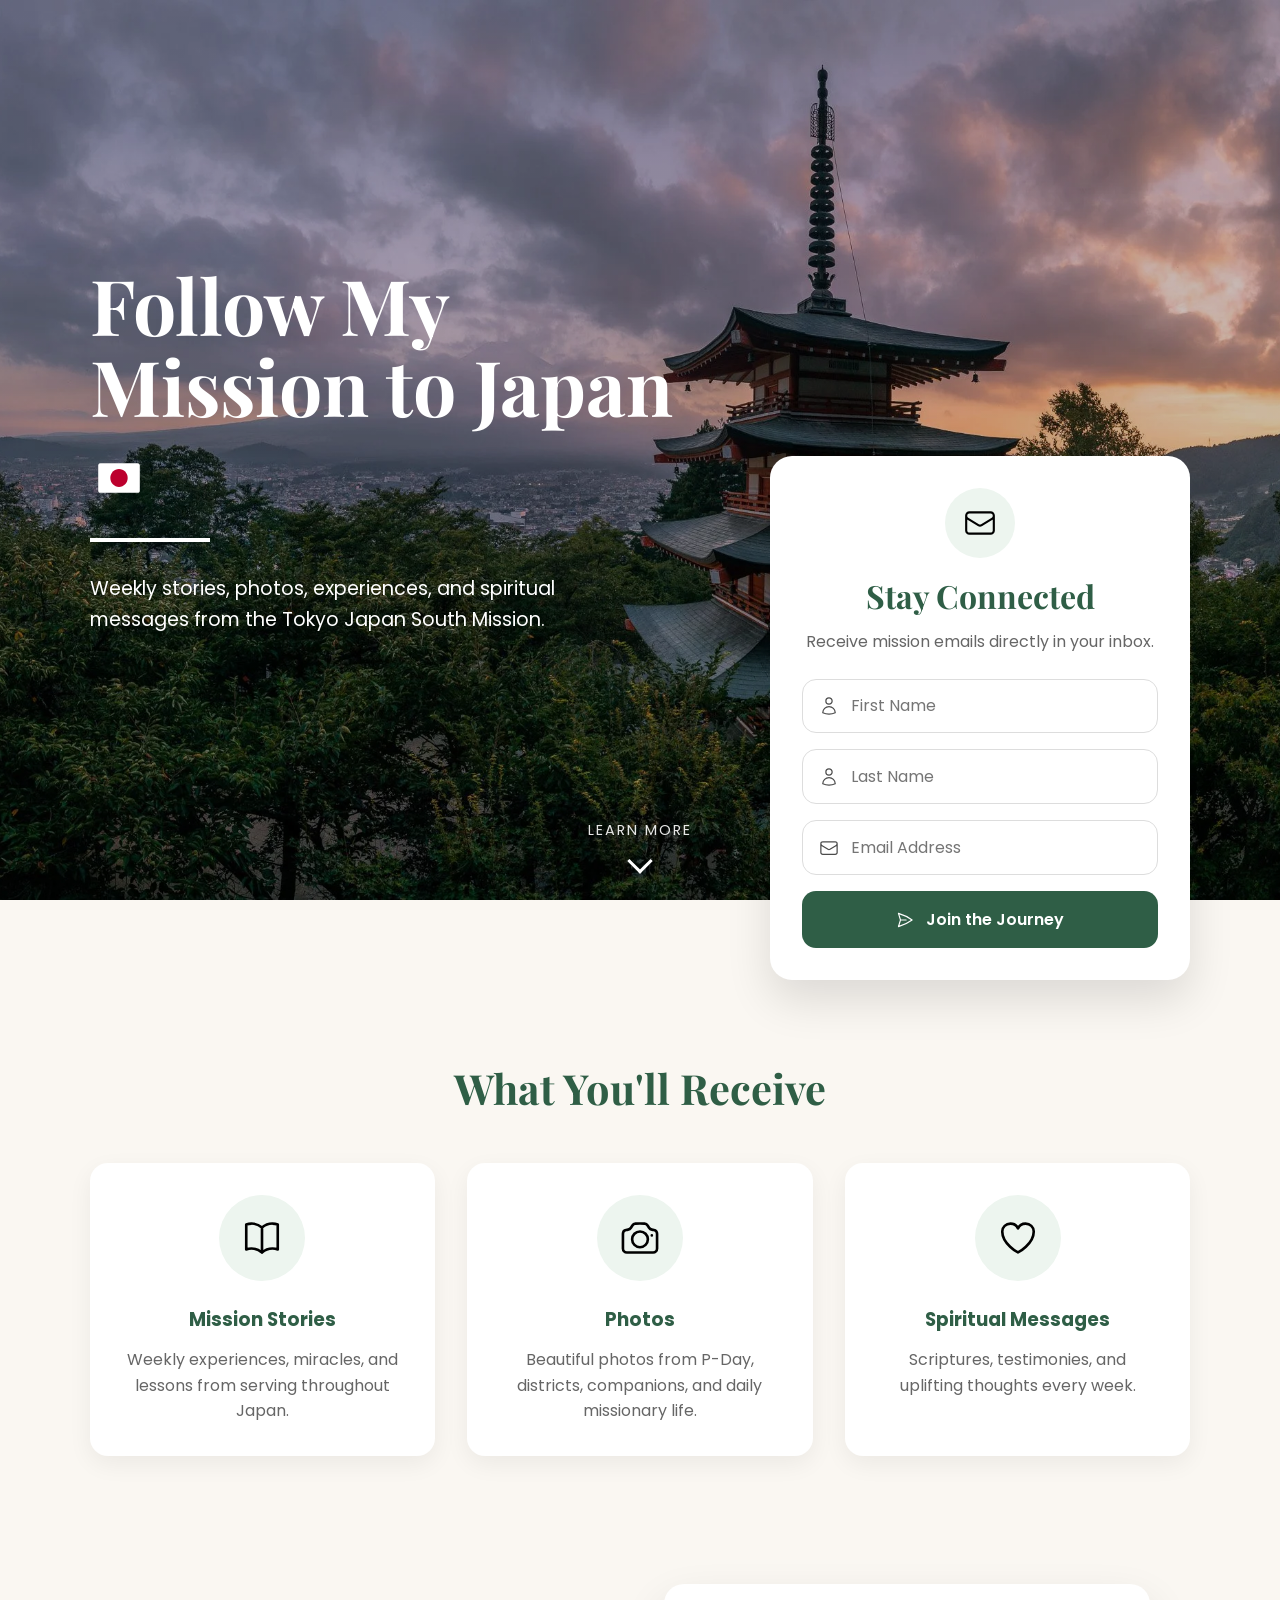
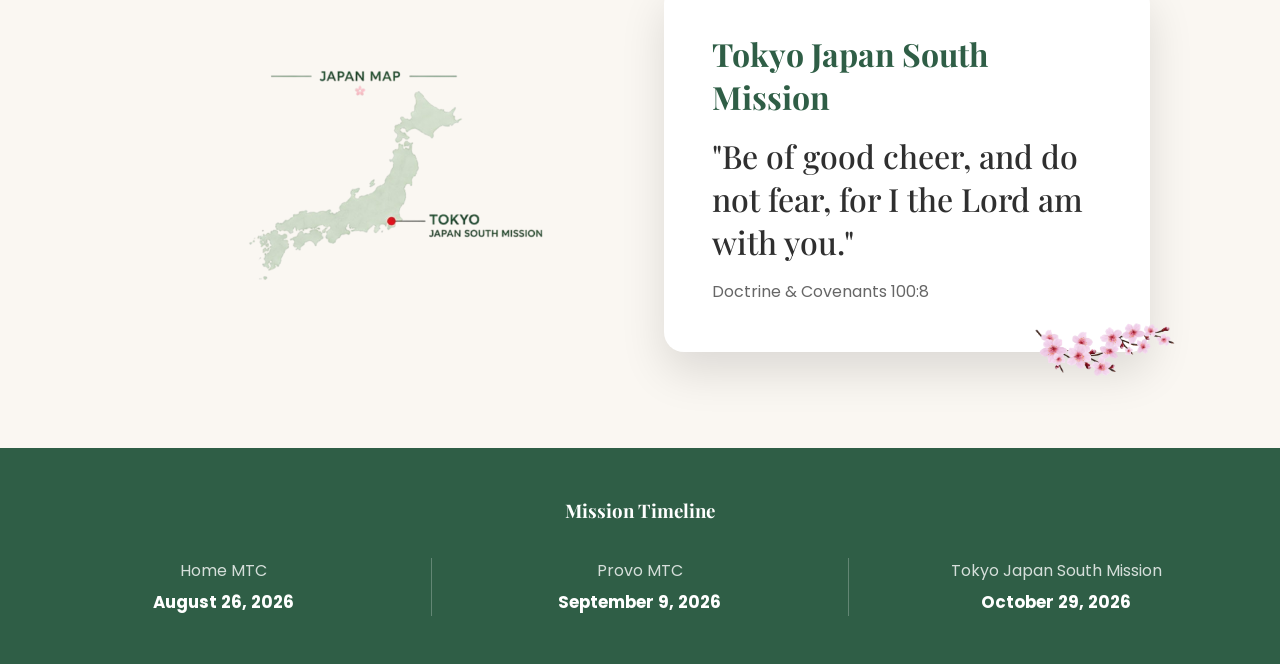
<file: index.html>
<!DOCTYPE html>
<html lang="en">

<head>

    <meta charset="UTF-8">
    <meta name="viewport" content="width=device-width, initial-scale=1.0">

    <title>Follow My Mission to Japan</title>

    <meta name="description"
        content="Follow my journey serving in the Tokyo Japan South Mission. Receive weekly stories, photos, and spiritual messages.">

    <link rel="icon" href="favicon.ico">

    <link rel="preconnect" href="https://fonts.googleapis.com">
    <link rel="preconnect" href="https://fonts.gstatic.com" crossorigin>

    <link href="https://fonts.googleapis.com/css2?family=Playfair+Display:wght@500;700&family=Poppins:wght@300;400;500;600&display=swap"
        rel="stylesheet">

    <link rel="stylesheet" href="style.css">

</head>

<body>

<main>

<!-- =======================================
HERO
======================================= -->

<section class="hero">

    <div class="hero-overlay">

        <div class="hero-content">

            <h1>

                Follow My
                <br>
                Mission to Japan

                <img
                    src="images/japan-flag.svg"
                    class="flag"
                    alt="Japan Flag">

            </h1>

            <div class="line"></div>

            <p>

                Weekly stories, photos, experiences,
                and spiritual messages from the
                Tokyo Japan South Mission.

            </p>

        </div>

    </div>

    <!-- ==========================
    SIGNUP CARD
    =========================== -->

    <aside class="signup-card">

        <div class="mail-circle">

            <img
                src="images/mail.svg"
                alt="Mail">

        </div>

        <h2>Stay Connected</h2>

        <p>

            Receive mission emails directly
            in your inbox.

        </p>

        <form
            action="https://missionary.us3.list-manage.com/subscribe/post?u=95c877de182e23d0211f5199b&amp;id=7f98137442&amp;f_id=00c032e1f0"
            method="post"
            target="_blank">

            <div class="field">

                <img src="images/user.svg" alt="">

                <input
                    type="text"
                    name="FNAME"
                    placeholder="First Name"
                    required>

            </div>

            <div class="field">

                <img src="images/user.svg" alt="">

                <input
                    type="text"
                    name="LNAME"
                    placeholder="Last Name"
                    required>

            </div>

            <div class="field">

                <img src="images/mail.svg" alt="">

                <input
                    type="email"
                    name="EMAIL"
                    placeholder="Email Address"
                    required>

            </div>

            <!-- Bot Protection -->

            <div
                style="position:absolute;left:-5000px;"
                aria-hidden="true">

                <input
                    type="text"
                    name="b_95c877de182e23d0211f5199b_7f98137442"
                    tabindex="-1"
                    value="">

            </div>

            <button type="submit">

                <img
                    src="images/send.svg"
                    alt="">

                Join the Journey

            </button>

        </form>

    </aside>

    <a href="#benefits" class="scroll-indicator" aria-label="Scroll to learn more">
    <span>Learn More</span>
    <div class="chevron"></div>
    </a>

</section>

<!-- =======================================
WHAT YOU'LL RECEIVE
======================================= -->

<section class="benefits" id="benefits">

    <h2>What You'll Receive</h2>

    <div class="benefit-grid">

        <article class="benefit">

            <div class="icon-circle">

                <img
                    src="images/book.svg"
                    alt="Book">

            </div>

            <h3>Mission Stories</h3>

            <p>

                Weekly experiences,
                miracles,
                and lessons from serving
                throughout Japan.

            </p>

        </article>

        <article class="benefit">

            <div class="icon-circle">

                <img
                    src="images/camera.svg"
                    alt="Camera">

            </div>

            <h3>Photos</h3>

            <p>

                Beautiful photos from P-Day,
                districts,
                companions,
                and daily missionary life.

            </p>

        </article>

        <article class="benefit">

            <div class="icon-circle">

                <img
                    src="images/heart.svg"
                    alt="Heart">

            </div>

            <h3>Spiritual Messages</h3>

            <p>

                Scriptures,
                testimonies,
                and uplifting thoughts
                every week.

            </p>

        </article>

    </div>

</section>

<!-- =======================================
MISSION SECTION
======================================= -->

<section class="mission">

    <div class="map">

        <img
            src="images/map.png"
            alt="Japan Map">

    </div>

    <div class="scripture-card">

        <img
            src="images/sakura.png"
            class="sakura"
            alt="Cherry Blossoms">

        <h2>

            Tokyo Japan South Mission

        </h2>

        <blockquote>

            "Be of good cheer, and do not fear, for I the Lord am with you."

        </blockquote>

        <span>

            Doctrine & Covenants 100:8

        </span>

    </div>

</section>

<!-- =======================================
FOOTER
======================================= -->

<footer>

    <h3>Mission Timeline</h3>

    <div class="timeline">

        <div class="timeline-item">
            <span>Home MTC</span>
            <strong>August 26, 2026</strong>
        </div>

        <div class="timeline-item">
            <span>Provo MTC</span>
            <strong>September 9, 2026</strong>
        </div>

        <div class="timeline-item">
            <span>Tokyo Japan South Mission</span>
            <strong>October 29, 2026</strong>
        </div>

    </div>

</footer>

</main>

<script src="script.js"></script>

</body>
</html>
</file>
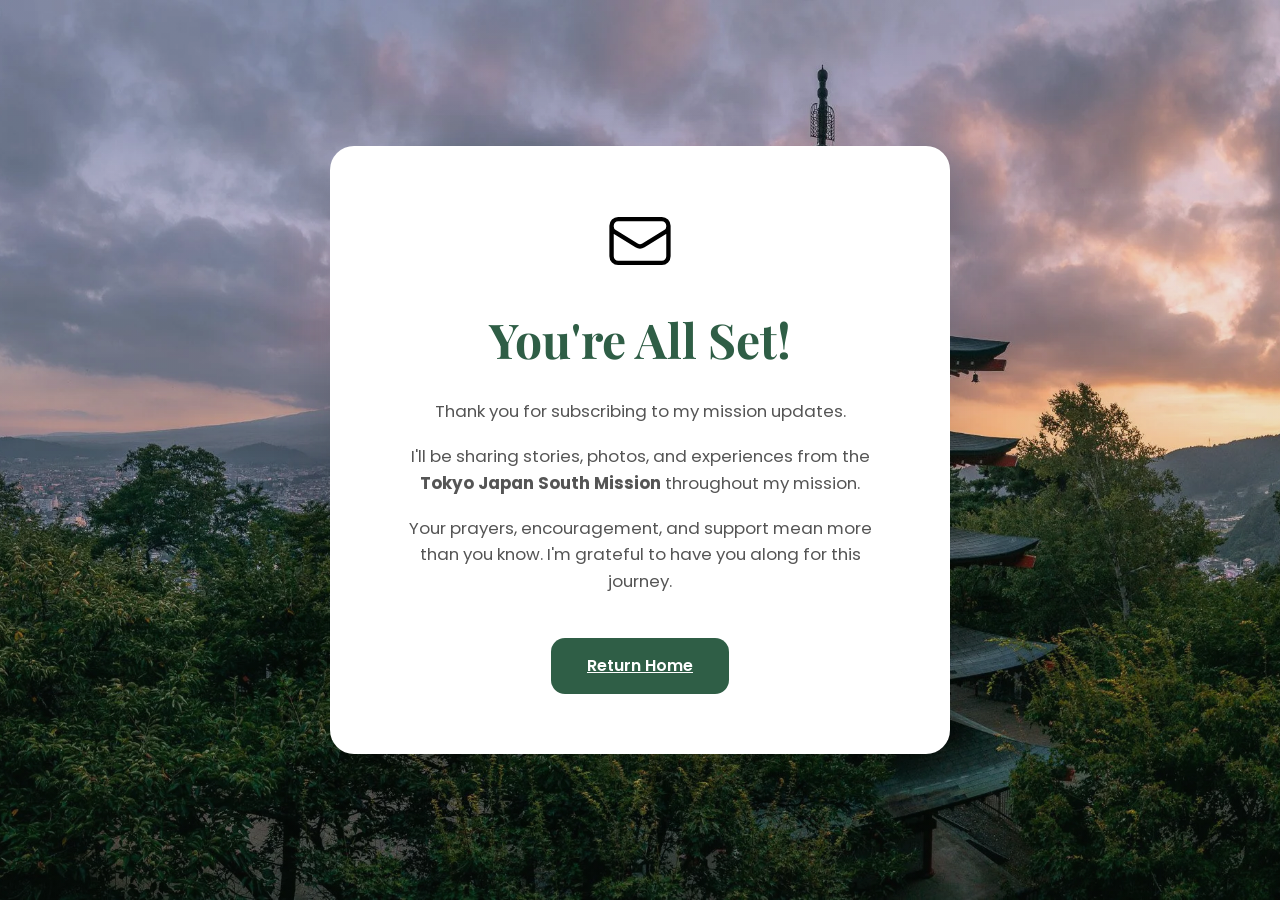
<file: thanks.html>
<!DOCTYPE html>
<html lang="en">

<head>

    <meta charset="UTF-8">
    <meta name="viewport" content="width=device-width, initial-scale=1.0">

    <title>Thank You!</title>

    <link rel="icon" href="favicon.ico">

    <link rel="preconnect" href="https://fonts.googleapis.com">
    <link rel="preconnect" href="https://fonts.gstatic.com" crossorigin>

    <link href="https://fonts.googleapis.com/css2?family=Playfair+Display:wght@700&family=Poppins:wght@300;400;500;600&display=swap"
          rel="stylesheet">

    <link rel="stylesheet" href="style.css">

</head>

<body>

<section class="thanks-page">

    <div class="thanks-card">

        <img
            src="images/mail.svg"
            alt="Mail"
            class="thanks-icon">

        <h1>You're All Set!</h1>

        <p>

            Thank you for subscribing to my mission updates.

        </p>

        <p>

            I'll be sharing stories, photos, and experiences from the
            <strong>Tokyo Japan South Mission</strong>
            throughout my mission.

        </p>

        <p>

            Your prayers, encouragement, and support mean more than you know.
            I'm grateful to have you along for this journey.

        </p>

        <a href="index.html" class="home-button">

            Return Home

        </a>

    </div>

</section>

</body>

</html>
</file>
<file: style.css>
:root{
  --green:#2f5e46;
  --green-dark:#234735;
  --cream:#faf7f2;
  --white:#fff;
  --text:#2f2f2f;
  --muted:#666;
  --shadow:0 20px 45px rgba(0,0,0,.12);
  --radius:22px;
}

*{margin:0;padding:0;box-sizing:border-box}
html{scroll-behavior:smooth}
body{
  font-family:Poppins,sans-serif;
  color:var(--text);
  background:var(--cream);
  line-height:1.6;
}
img{display:block;max-width:100%}
main{overflow:hidden}

/* HERO */
.hero{
  position:relative;
  min-height:100vh;
  background:
    linear-gradient(rgba(0,0,0,.25),rgba(0,0,0,.15)),
    url("images/hero.jpg") center/cover no-repeat;
  display:flex;
  align-items:center;
  padding:4rem 7%;
}
.hero-overlay{width:100%;max-width:1200px;margin:0 auto}
.hero-content{max-width:600px;color:#fff}
.hero-content h1{
  font:700 clamp(3rem,6vw,5.2rem) "Playfair Display",serif;
  line-height:1.05;
}
.flag{display:inline-block;width:42px;vertical-align:middle;margin-left:.5rem}
.line{width:120px;height:4px;background:#fff;margin:2rem 0}
.hero-content p{font-size:1.2rem;max-width:500px}

/* Scroll Indicator */

.scroll-indicator{
    position:absolute;
    left:50%;
    bottom:30px;
    transform:translateX(-50%);
    text-decoration:none;
    color:white;
    display:flex;
    flex-direction:column;
    align-items:center;
    gap:10px;
    z-index:10;
}

.scroll-indicator span{
    font-size:.9rem;
    letter-spacing:2px;
    text-transform:uppercase;
    opacity:.9;
}

.chevron{
    width:18px;
    height:18px;
    border-right:3px solid white;
    border-bottom:3px solid white;
    transform:rotate(45deg);
    animation:bounce 2s infinite;
}

@keyframes bounce{

    0%,20%,50%,80%,100%{
        transform:rotate(45deg) translate(0,0);
    }

    40%{
        transform:rotate(45deg) translate(8px,8px);
    }

    60%{
        transform:rotate(45deg) translate(4px,4px);
    }

}

.signup-card{
  position:absolute;
  right:7%;
  bottom:-80px;
  width:min(420px,90vw);
  background:#fff;
  border-radius:var(--radius);
  padding:2rem;
  box-shadow:var(--shadow);
}
.mail-circle{
  width:70px;height:70px;border-radius:50%;
  background:#edf5ef;margin:0 auto 1rem;
  display:flex;align-items:center;justify-content:center;
}
.mail-circle img{width:34px}
.signup-card h2{
  text-align:center;
  font:700 2rem "Playfair Display",serif;
  color:var(--green);
}
.signup-card>p{text-align:center;color:var(--muted);margin:.75rem 0 1.5rem}

.field{
  display:flex;align-items:center;
  border:1px solid #ddd;border-radius:14px;
  padding:.85rem 1rem;margin-bottom:1rem;
}
.field img{width:20px;opacity:.7;margin-right:.75rem}
.field input{
  border:none;outline:none;background:transparent;
  width:100%;font:inherit;
}
button{
  width:100%;border:none;border-radius:14px;
  background:var(--green);color:#fff;
  padding:1rem;font:600 1rem Poppins,sans-serif;
  display:flex;justify-content:center;align-items:center;gap:.75rem;
  cursor:pointer;transition:.25s;
}
button img{width:18px;filter:brightness(0) invert(1)}
button:hover{background:var(--green-dark);transform:translateY(-2px)}

/* BENEFITS */
.benefits{
    padding:10rem 7% 6rem;
    text-align:center;
}
.benefits h2{
  font:700 2.6rem "Playfair Display",serif;
  color:var(--green);
  margin-bottom:3rem;
}
.benefit-grid{
  max-width:1200px;margin:auto;
  display:grid;
  grid-template-columns:repeat(3,1fr);
  gap:2rem;
}
.benefit{
  background:#fff;padding:2rem;border-radius:18px;
  box-shadow:0 8px 24px rgba(0,0,0,.06);
  transition:.25s;
}
.benefit:hover{transform:translateY(-8px)}
.icon-circle{
  width:86px;height:86px;margin:0 auto 1.5rem;
  border-radius:50%;background:#edf5ef;
  display:flex;align-items:center;justify-content:center;
}
.icon-circle img{width:42px;height:42px}
.benefit h3{margin-bottom:.75rem;color:var(--green)}
.benefit p{color:var(--muted)}

/* Mission */
.mission{
  max-width:1200px;
  margin:2rem auto 6rem;
  padding:0 7%;
  display:grid;
  grid-template-columns:1fr 1fr;
  gap:3rem;
  align-items:center;
}
.map{text-align:center}
.map img{max-width:360px;margin:auto}
.scripture-card{
  position:relative;
  background:#fff;
  padding:3rem;
  border-radius:20px;
  box-shadow:var(--shadow);
}
.scripture-card h2{
  font:700 2rem "Playfair Display",serif;
  color:var(--green);
  margin-bottom:1rem;
}
.scripture-card blockquote{
  font:500 2rem "Playfair Display",serif;
  margin-bottom:1rem;
}
.scripture-card span{color:var(--muted)}
.sakura{
  position:absolute;
  right:-25px;
  bottom:-25px;
  width:140px;
}

footer {
    background: var(--green);
    color: white;
    text-align: center;
    padding: 3rem 1rem;
}

footer h3 {
    font-family: "Playfair Display", serif;
    margin-bottom: 2rem;
}

.timeline {
    display: flex;
    justify-content: center;
    align-items: stretch;
    gap: 0;
    flex-wrap: wrap;
}

.timeline-item {
    flex: 1;
    min-width: 220px;
    padding: 0 2rem;
    text-align: center;
}

.timeline-item:not(:last-child) {
    border-right: 1px solid rgba(255,255,255,0.25);
}

.timeline-item span {
    display: block;
    opacity: 0.8;
    margin-bottom: .35rem;
}

.timeline-item strong {
    display: block;
    font-size: 1.05rem;
}

/* =====================================
   THANK YOU PAGE
===================================== */

.thanks-page{

    min-height:100vh;

    background:
    linear-gradient(
        rgba(47,94,70,.08),
        rgba(47,94,70,.08)
    ),
    url("images/hero.jpg");

    background-size:cover;
    background-position:center;

    display:flex;
    justify-content:center;
    align-items:center;

    padding:40px;

}

.thanks-card{

    max-width:620px;

    background:white;

    padding:60px;

    border-radius:24px;

    text-align:center;

    box-shadow:
    0 25px 60px rgba(0,0,0,.15);

}

.thanks-icon{

    width:70px;

    margin:0 auto 25px;

}

.thanks-card h1{

    font-family:"Playfair Display", serif;

    color:var(--green);

    font-size:3rem;

    margin-bottom:20px;

}

.thanks-card p{

    color:#555;

    margin-bottom:18px;

    font-size:1.05rem;

}

.home-button{

    display:inline-block;

    margin-top:25px;

    padding:15px 36px;

    background:var(--green);

    color:white;

    border-radius:14px;

    font-weight:600;

    transition:.3s;

}

.home-button:hover{

    background:var(--green-dark);

    transform:translateY(-2px);

}

@media (max-width:900px){
.hero{padding:3rem 5%;align-items:flex-start}
.signup-card{
 position:relative;right:auto;bottom:auto;
 margin:3rem auto 0;
}
.hero{display:block}
.hero-overlay{max-width:none}
.benefits{padding-top:4rem}
.benefit-grid,.mission{grid-template-columns:1fr}
.scripture-card{text-align:center}
.sakura{display:none}
}
</file>
